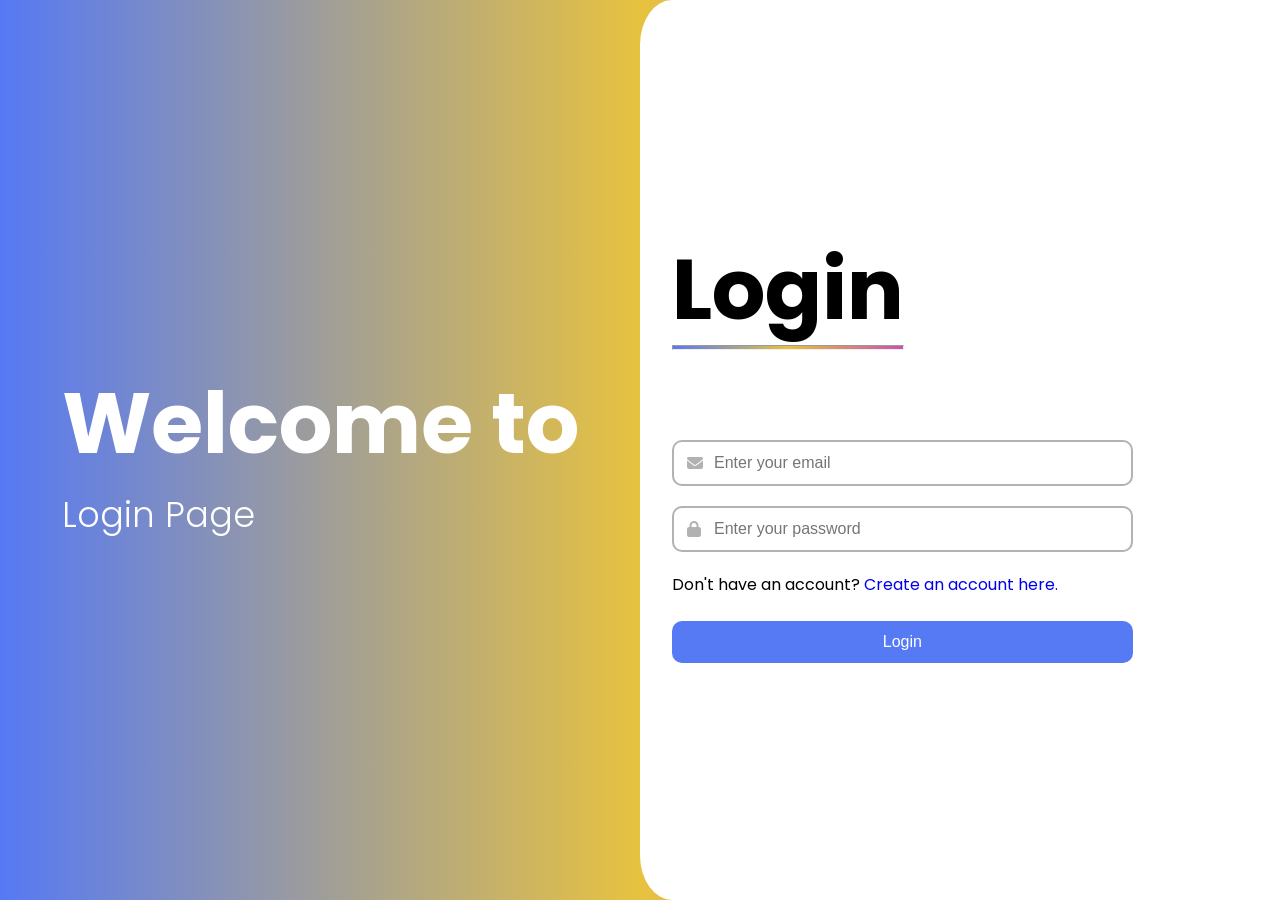
<file: index.html>
<!DOCTYPE html>
<html lang="en">
  <head>
    <meta charset="UTF-8" />
    <meta name="viewport" content="width=device-width, initial-scale=1.0" />
    <title>Document</title>
    <link rel="preconnect" href="https://fonts.googleapis.com" />
    <link rel="preconnect" href="https://fonts.gstatic.com" crossorigin />
    <link rel="preconnect" href="https://fonts.googleapis.com" />
    <link rel="preconnect" href="https://fonts.gstatic.com" crossorigin />
    <link
      href="https://fonts.googleapis.com/css2?family=Poppins:ital,wght@0,100;0,200;0,300;0,400;0,500;0,600;0,700;0,800;0,900;1,100;1,200;1,300;1,400;1,500;1,600;1,700;1,800;1,900&display=swap"
      rel="stylesheet"
    />
    <link
      rel="stylesheet"
      href="https://cdnjs.cloudflare.com/ajax/libs/font-awesome/6.7.2/css/all.min.css"
      integrity="sha512-Evv84Mr4kqVGRNSgIGL/F/aIDqQb7xQ2vcrdIwxfjThSH8CSR7PBEakCr51Ck+w+/U6swU2Im1vVX0SVk9ABhg=="
      crossorigin="anonymous"
      referrerpolicy="no-referrer"
    />
    <link rel="stylesheet" href="LoginStyles.css" />
  </head>
  <body>
    <div class="parent">
      <div class="left-side">
        <p>
          <span class="poppins-bold">Welcome to</span> <br />
          <span class="poppins-light">Login Page</span>
        </p>
      </div>
      <div class="right-side">
        <div class="GetTwoUnderEachOther">
          <div class="heading-wrapper">
            <p class="poppins-bold FSize45 custom-heading">Login</p>
            <hr class="custom-line" />
          </div>
          <form action="index.html" method="get">
            <div class="input-container">
              <i class="fa-solid fa-envelope"></i>
              <input
                type="email"
                id="email"
                name="email"
                class="email-input"
                placeholder="Enter your email"
                required
                title="Please enter a valid email with a top-level domain (e.g., .com, .org)"
              />
            </div>

            <div class="input-container">
              <i class="fa-solid fa-lock"></i>
              <input
                type="password"
                id="password"
                name="password"
                class="password-input"
                placeholder="Enter your password"
                required
                title="Please enter your password"
              />
            </div>

            <p>Don't have an account? <a href="/signup/index.html">Create an account here.</a></p>

            <button type="submit">Login</button>
          </form>
        </div>
      </div>
    </div>
    <script src="script.js"></script>
  </body>
</html>
</file>
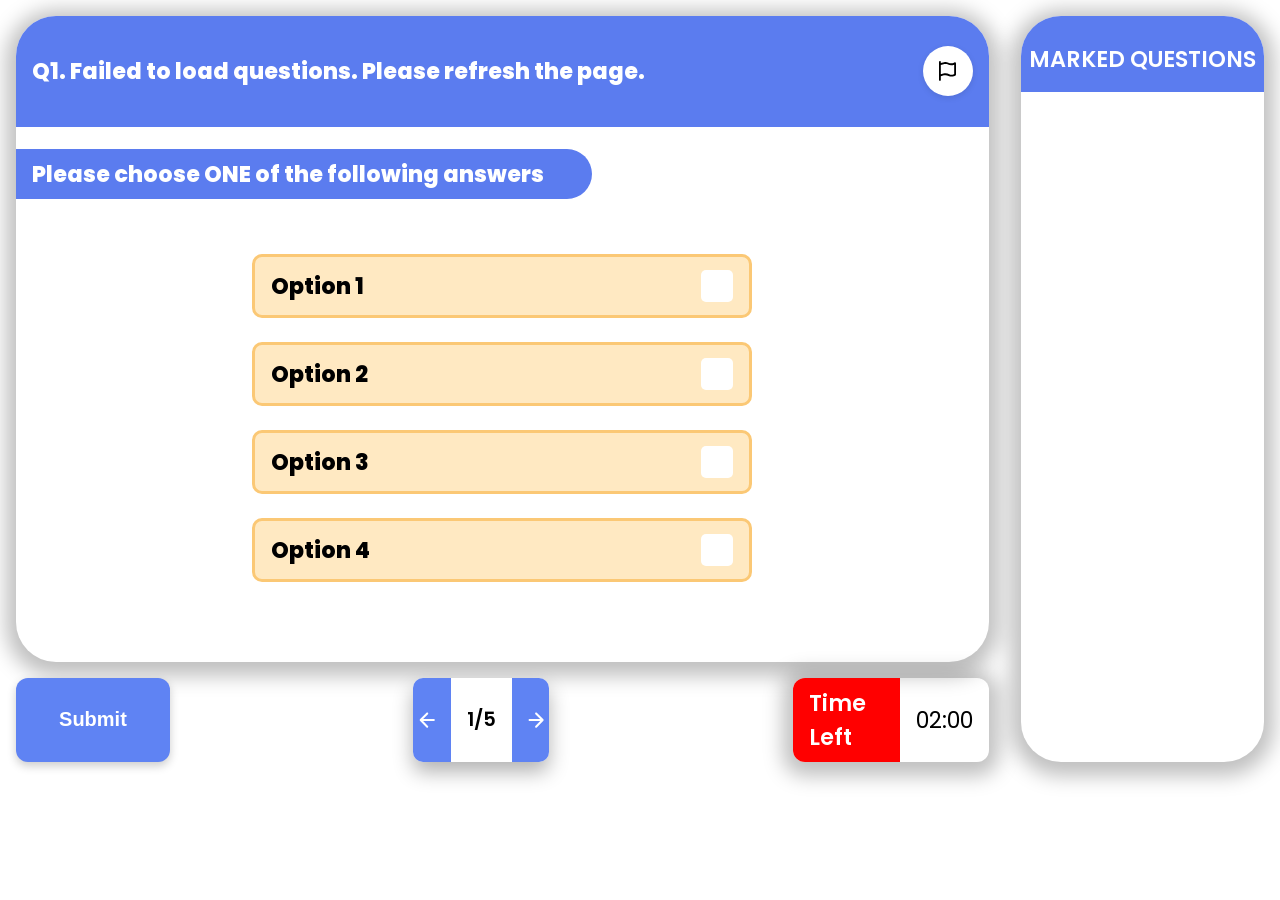
<file: ExamPage/form_page.html>
<!DOCTYPE html>
<html lang="en">
  <head>
    <meta charset="UTF-8" />
    <meta name="viewport" content="width=device-width, initial-scale=1.0" />
    <link rel="preconnect" href="https://fonts.googleapis.com" />
    <link rel="preconnect" href="https://fonts.gstatic.com" crossorigin />
    <link
      href="https://fonts.googleapis.com/css2?family=Poppins:ital,wght@0,100;0,200;0,300;0,400;0,500;0,600;0,700;0,800;0,900;1,100;1,200;1,300;1,400;1,500;1,600;1,700;1,800;1,900&display=swap"
      rel="stylesheet"
    />
    <link rel="stylesheet" href="style.css" />
    <title>Examination Form</title>
  </head>
  <body>
    <section class="left">
      <div class="exam-form">
        <div class="question-bar">
          <p>
            <span id="questionNumber">Q1. </span>
            <span id="questionText">Loading question...</span>
          </p>
          <div class="mark-question">
            <img src="/ExamPage/assets/svg/flag-regular 1.svg" />
          </div>
        </div>
        <p>Please choose ONE of the following answers</p>
        <div class="radio-group">
          <label class="custom-radio">
            <span class="radio-text" id="option1">Option 1</span>
            <input type="radio" name="option" />
            <span class="checkmark"></span>
          </label>

          <label class="custom-radio">
            <span class="radio-text" id="option2">Option 2</span>
            <input type="radio" name="option" />
            <span class="checkmark"></span>
          </label>

          <label class="custom-radio">
            <span class="radio-text" id="option3">Option 3</span>
            <input type="radio" name="option" />
            <span class="checkmark"></span>
          </label>

          <label class="custom-radio">
            <span class="radio-text" id="option4">Option 4</span>
            <input type="radio" name="option" />
            <span class="checkmark"></span>
          </label>
        </div>
      </div>
      <div class="bot">
        <button class="submit-button">Submit</button>
        <div class="pagination">
          <button class="nav-button">
            <img src="/ExamPage/assets/svg/left_arrow.svg" alt="Previous" />
          </button>
          <div class="page-number" id="pageNumber">1/5</div>
          <button class="nav-button">
            <img src="/ExamPage/assets/svg/right_arrow.svg" alt="Next" />
          </button>
        </div>

        <div class="timer">
          <div class="timer-text">Time Left</div>
          <div class="time-left">00:00</div>
        </div>
      </div>
    </section>
    <section class="right">
      <p>MARKED QUESTIONS</p>
      <div class="marked-questions">
      </div>
    </section>
    <div class="modal-overlay" id="submitModal">
      <div class="modal-content">
        <h2>Submit Exam</h2>
        <p>Are you sure you want to submit your answers?</p>
        <div class="modal-buttons">
          <button id="confirmSubmit">Submit</button>
          <button id="cancelSubmit">Cancel</button>
        </div>
      </div>
    </div>
    <script src="/ExamPage/script.js"></script>
  </body>
</html>
</file>
<file: LoginStyles.css>
* {
  margin: 0;
  padding: 0;
  box-sizing: border-box;
}

.parent {
  display: flex;
  height: 100vh;
  background: linear-gradient(
    90deg,
    rgba(86, 121, 244, 1) 0%,
    rgba(231, 194, 64, 1) 50%,
    rgba(202, 80, 176, 1) 100%
  );
}

/* Left Side */
.left-side {
  width: 50%;
  color: white;
  display: flex;
  justify-content: center;
  align-items: center;
  text-align: left;
}

.poppins-bold {
  font-family: "Poppins", sans-serif;
  font-weight: 700;
  font-size: 85px;
}

.poppins-light {
  font-family: "Poppins", sans-serif;
  font-weight: 300;
  font-size: 35px;
}

.custom-line {
  width: 100%;
  height: 5px;

  background: linear-gradient(
    90deg,
    rgba(86, 121, 244, 1) 0%,
    rgba(231, 194, 64, 1) 50%,
    rgba(202, 80, 176, 1) 100%
  );

  margin: 2px auto 10px;
}

/* Right Side */
.right-side {
  width: 50%;
  background-color: white;
  height: 100vh;
  border-top-left-radius: 5%;
  border-bottom-left-radius: 5%;
  display: flex;
  align-items: center;
  justify-content: center;
}

/* Form Styling */
form {
  display: flex;
  flex-direction: column;
  font-family: "Poppins", sans-serif;
  width: 100%;
  align-items: start;
}

.input-container {
  position: relative;
  width: 80%;
  margin-bottom: 20px;
}

.input-container i {
  position: absolute;
  left: 15px;
  top: 50%;
  transform: translateY(-50%);
  color: rgba(0, 0, 0, 0.3);
  font-size: 16px;
}

.input-container input {
  width: 100%;
  padding: 12px 12px 12px 40px;
  font-size: 16px;
  border: 2px solid rgba(0, 0, 0, 0.3);
  border-radius: 10px;
  box-sizing: border-box;
}

.input-container input:focus {
  border-color: #5679f4;
  outline: none;
}

button {
  width: 80%;
  padding: 12px;
  background-color: #5679f4;
  color: white;
  font-size: 16px;
  border: none;
  border-radius: 10px;
  transition: background-color 0.3s ease;
  margin-top: 1.5rem;
}

button:hover {
  background-color: #4568d9;
}
.GetTwoUnderEachOther {
  width: 90%;
  display: flex;
  flex-direction: column;
  justify-content: end;
  align-items: start;
  gap: 5rem;
}
.custom-heading {
  margin-bottom: 0;
  line-height: 1.25;
}

/* Media query for responsive design */
/* Media query for responsive design */
/* Media query for responsive design */
@media screen and (max-width: 768px) {
  .parent {
    flex-direction: column;
  }

  .left-side,
  .right-side {
    width: 100%;
    height: auto;
    padding: 2rem 0;
    display: flex;
    justify-content: center;
    align-items: center;
    text-align: center;
  }

  .right-side {
    border-radius: 5% 5% 0 0;
    min-height: 70vh;
  }

  .poppins-bold {
    font-size: 42px;
  }

  .poppins-light {
    font-size: 24px;
  }

  .FSize45 {
    font-size: 32px;
  }

  .GetTwoUnderEachOther {
    gap: 3rem;
    align-items: center;
    width: 100%;
  }

  .custom-heading {
    text-align: center;
  }

  form {
    align-items: center;
    width: 100%;
  }

  .input-container {
    width: 80%;
  }

  button {
    width: 80%;
  }
}

/* Media query for extra small screens */
@media screen and (max-width: 480px) {
  .poppins-bold {
    font-size: 36px;
  }

  .poppins-light {
    font-size: 20px;
  }

  .FSize45 {
    font-size: 28px;
  }

  .input-container {
    width: 90%;
  }

  button {
    width: 90%;
  }

  .GetTwoUnderEachOther {
    gap: 2rem;
    width: 100%;
  }
}

a {
  text-decoration: none;
}
</file>
<file: ExamPage/style.css>
body {
  display: flex;
  margin: 1rem 1rem;
  font-family: "Poppins", sans-serif;
  justify-content: center;
  font-size: 1.4rem;
  gap: 2rem;
}

.left {
  display: flex;
  flex-direction: column;
  gap: 1rem;
  width: 80%;
}

.right {
  display: flex;
  flex-direction: column;
  width: 20%;
  align-items: center;
}

.bot {
  display: flex;
}

.exam-form {
  display: flex;
  flex-direction: column;
  background: #ffffff;
  box-shadow: 0px 4px 20px 10px rgba(0, 0, 0, 0.25);
  border-radius: 40px;
  font-weight: 800;
}

.exam-form > p {
  background: #5b7cef;
  color: white;
  border-radius: 0 100px 100px 0;
  padding: 0.5rem 3rem;
  padding-left: 1rem;
  width: fit-content;
}

.question-bar {
  display: flex;
  justify-content: space-between;
  align-items: center;
  padding: 1rem;
  color: white;
  background: #5b7cef;
  border-radius: 40px 40px 0px 0px;
}

.mark-question {
  background-color: white;
  border-radius: 50%;
  width: 50px;
  height: 50px;
  min-width: 50px;
  min-height: 50px;
  display: flex;
  align-items: center;
  justify-content: center;
  box-shadow: 0 2px 6px rgba(0, 0, 0, 0.1);
  cursor: pointer;
  transition: transform 0.2s, background-color 0.2s;
  overflow: hidden;
  box-sizing: border-box;
}

.mark-question:hover {
  transform: scale(1.05);
}

.mark-question img {
  width: 40%;
  height: 40%;
  object-fit: contain;
}

.radio-group {
  display: flex;
  flex-direction: column;
  align-items: center;
  gap: 1.5rem;
  padding-bottom: 5rem;
  padding-top: 2rem;
  width: 100%;
}

.custom-radio {
  display: flex;
  justify-content: space-between;
  align-items: center;
  background-color: #ffe9c2;
  border: 0.2rem solid #fbc875;
  border-radius: 10px;
  padding: 0.75rem 1rem;
  width: 100%; /* make it fill the container */
  max-width: 500px; /* prevent it from becoming too wide */
  box-sizing: border-box;
}

.radio-text {
  padding-right: 1rem;
}

.custom-radio input[type="radio"] {
  display: none;
}

.checkmark {
  height: 2rem;
  width: 2rem;
  border-radius: 5px;
  background-color: white;
  transition: all 0.2s ease-in-out;
}

.custom-radio input[type="radio"]:checked + .checkmark {
  background-color: #fbc875;
  border-color: #fbc875;
}

.bot {
  display: flex;
  justify-content: flex-end;
  align-items: center;
  gap: 25%;
  height: fit-content;
}

.pagination {
  display: flex;
  align-items: center;
  justify-content: center;
  background-color: white;
  border-radius: 10px;
  box-shadow: 0 10px 20px rgba(0, 0, 0, 0.3);
  overflow: hidden;
  font-weight: 600;
  height: 100%;
}

.nav-button {
  background-color: #5f83f3;
  border: none;
  height: 100%;
  padding: 0.8rem 1rem;
  display: flex;
  align-items: center;
  justify-content: center;
  cursor: pointer;
  transition: background-color 0.25s ease;
}

.nav-button:hover {
  background-color: #3d61d6;
}

.nav-button img {
  width: 16px;
  height: 16px;
}

.page-number {
  padding: 0rem 1rem;
  font-size: 1.2rem;
  background-color: white;
  color: black;
}

.timer {
  display: flex;
  justify-content: center;
  align-items: center;
  border-radius: 12px;
  box-shadow: 0px 4px 20px 10px rgba(0, 0, 0, 0.25);
  height: 100%;
  overflow: hidden;
}

.timer-text {
  padding: 0 1rem;
  padding-top: 1rem;
  height: 100%;
  margin: 0;
  background: red;
  color: white;
  font-weight: 600;
  border-radius: 12px 0px 0px 12px;
}

.time-left {
  padding: 0 1rem;
  border-radius: 0px 12px 12px 0px;
}

.right {
  display: flex;
  flex-direction: column;
  background: #ffffff;
  box-shadow: 0px 4px 20px 10px rgba(0, 0, 0, 0.25);
  border-radius: 40px;
  align-items: center;
}

.right > p {
  background: #5b7cef;
  color: white;
  font-weight: 600;
  width: 100%;
  padding-top: 1.6rem;
  padding-bottom: 1rem;
  border-radius: 40px 40px 0 0;
  text-align: center;
  margin: 0;
}

.marked-questions {
  display: flex;
  flex-direction: column;
  gap: 1rem;
  padding-top: 1rem;
  align-items: center;
  width: 90%;
}

.flagged {
  background: #d9d9d9;
  border-radius: 0.5rem;
  width: 100%;
  text-align: center;
  font-weight: 700;
  padding-top: 1rem;
  padding-bottom: 1rem;
  cursor: pointer;
  transition: transform 0.2s;
}

.flagged:hover {
  transform: scale(1.05);
}

.submit-button {
  background-color: #5f83f3;
  color: white;
  font-weight: 600;
  padding: 0.8rem 1.5rem;
  border: none;
  border-radius: 12px;
  font-weight: 600;
  cursor: pointer;
  box-shadow: 0 4px 10px rgba(0, 0, 0, 0.2);
  height: 100%;
  width: 170px;
  font-size: 20px;
}

.submit-button:hover {
  background-color: #3d61d6;
}

.modal-overlay {
  position: fixed;
  top: 0;
  left: 0;
  width: 100%;
  height: 100%;
  background: rgba(0,0,0,0.6);
  display: none;
  justify-content: center;
  align-items: center;
  z-index: 999;
}

.modal-content {
  background: #fff;
  padding: 30px;
  border-radius: 12px;
  width: 90%;
  max-width: 400px;
  text-align: center;
  font-family: 'Poppins', sans-serif;
  box-shadow: 0 10px 25px rgba(0,0,0,0.2);
}

.modal-content h2 {
  margin-bottom: 10px;
}

.modal-buttons {
  margin-top: 20px;
  display: flex;
  justify-content: space-around;
}

.modal-buttons button {
  padding: 10px 20px;
  border: none;
  border-radius: 8px;
  cursor: pointer;
  font-weight: 600;
  transition: background 0.3s;
}

#confirmSubmit {
  background-color: #5f83f3;
  color: white;
}

#confirmSubmit:hover {
  background-color: #3d61d6;
}

#cancelSubmit {
  background-color: #dc3545;
  color: white;
}

#cancelSubmit:hover {
  background-color: #c82333;
}
</file>
